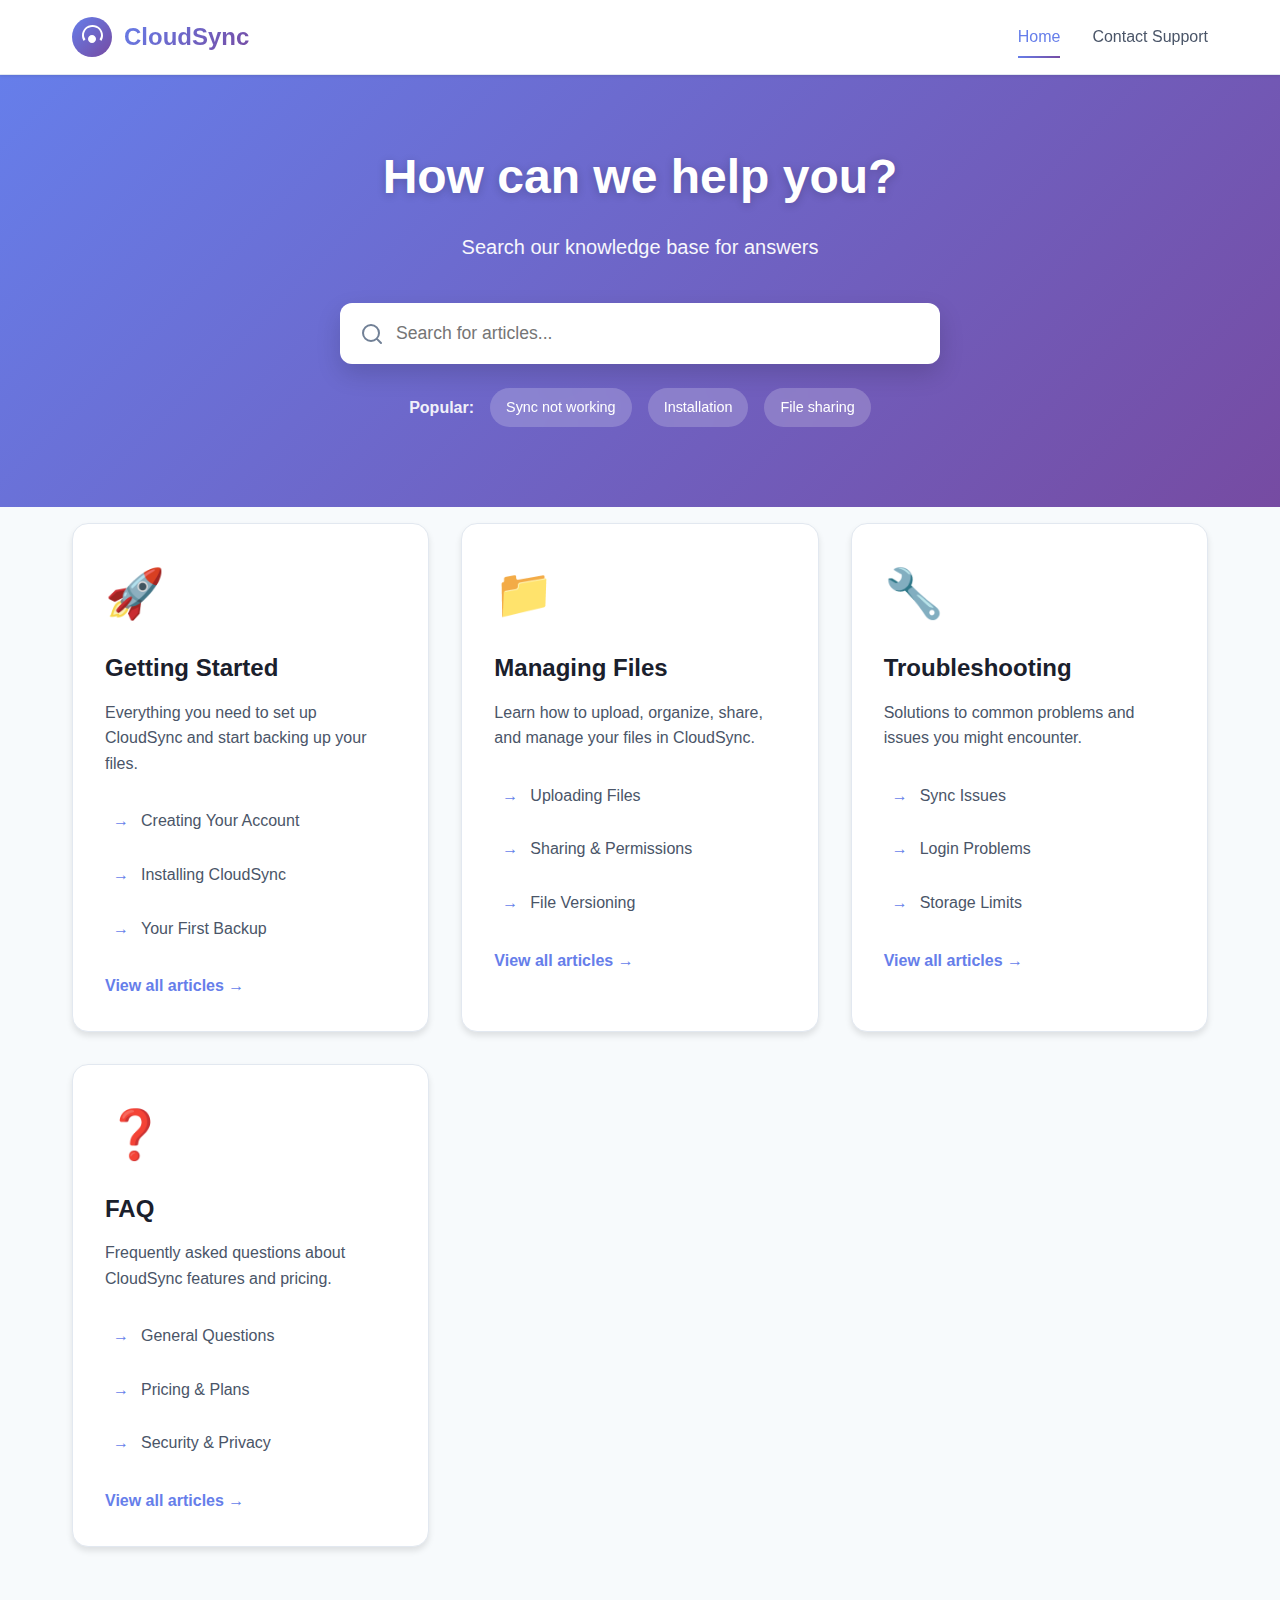
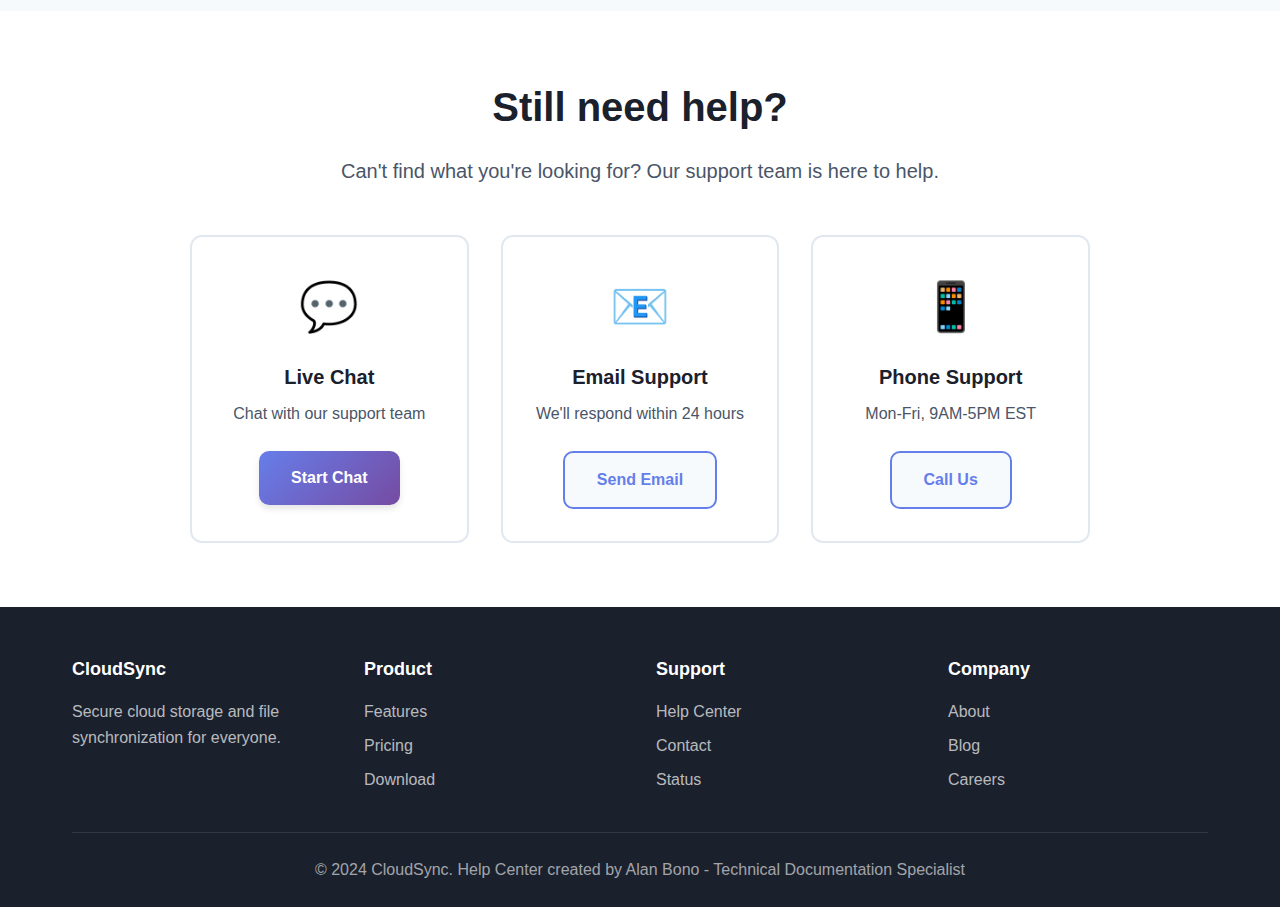
<file: index.html>
<!DOCTYPE html>
<html lang="en">
<head>
    <meta charset="UTF-8">
    <meta name="viewport" content="width=device-width, initial-scale=1.0">
    <title>CloudSync Help Center - Get Support & Find Answers</title>
    <meta name="description" content="Find help articles, tutorials, and troubleshooting guides for CloudSync cloud storage and file synchronization.">
    <link rel="stylesheet" href="css/style.css">
</head>
<body>
    <!-- Header -->
    <header class="header">
        <div class="container">
            <div class="header-content">
                <div class="logo">
                    <svg width="40" height="40" viewBox="0 0 40 40" fill="none" xmlns="http://www.w3.org/2000/svg">
                        <circle cx="20" cy="20" r="20" fill="url(#gradient)"/>
                        <path d="M20 10C15.58 10 12 13.58 12 18C12 19.61 12.57 21.09 13.5 22.27L11.71 24.06C10.63 22.5 10 20.61 10 18.5C10 12.71 14.71 8 20.5 8C26.29 8 31 12.71 31 18.5C31 20.61 30.37 22.5 29.29 24.06L27.5 22.27C28.43 21.09 29 19.61 29 18C29 13.58 25.42 10 21 10H20Z" fill="white"/>
                        <path d="M20 26C22.21 26 24 24.21 24 22C24 19.79 22.21 18 20 18C17.79 18 16 19.79 16 22C16 24.21 17.79 26 20 26Z" fill="white"/>
                        <defs>
                            <linearGradient id="gradient" x1="0" y1="0" x2="40" y2="40" gradientUnits="userSpaceOnUse">
                                <stop offset="0%" stop-color="#667eea"/>
                                <stop offset="100%" stop-color="#764ba2"/>
                            </linearGradient>
                        </defs>
                    </svg>
                    <span class="logo-text">CloudSync</span>
                </div>
                <nav class="nav">
                    <a href="index.html" class="nav-link active">Home</a>
                    <a href="#contact" class="nav-link">Contact Support</a>
                </nav>
            </div>
        </div>
    </header>

    <!-- Hero Section -->
    <section class="hero">
        <div class="container">
            <h1 class="hero-title">How can we help you?</h1>
            <p class="hero-subtitle">Search our knowledge base for answers</p>
            
            <div class="search-box">
                <svg class="search-icon" width="24" height="24" viewBox="0 0 24 24" fill="none">
                    <path d="M21 21L16.65 16.65M19 11C19 15.4183 15.4183 19 11 19C6.58172 19 3 15.4183 3 11C3 6.58172 6.58172 3 11 3C15.4183 3 19 6.58172 19 11Z" stroke="currentColor" stroke-width="2" stroke-linecap="round"/>
                </svg>
                <input type="text" class="search-input" placeholder="Search for articles..." id="searchInput">
            </div>

            <div class="popular-searches">
                <span class="popular-label">Popular:</span>
                <a href="articles/sync-issues.html" class="popular-link">Sync not working</a>
                <a href="articles/install.html" class="popular-link">Installation</a>
                <a href="articles/sharing.html" class="popular-link">File sharing</a>
            </div>
        </div>
    </section>

    <!-- Categories Section -->
    <section class="categories">
        <div class="container">
            <div class="categories-grid">
                <!-- Getting Started -->
                <div class="category-card">
                    <div class="category-icon">🚀</div>
                    <h3 class="category-title">Getting Started</h3>
                    <p class="category-description">Everything you need to set up CloudSync and start backing up your files.</p>
                    <ul class="article-list">
                        <li><a href="articles/create-account.html">Creating Your Account</a></li>
                        <li><a href="articles/install.html">Installing CloudSync</a></li>
                        <li><a href="articles/first-backup.html">Your First Backup</a></li>
                    </ul>
                    <a href="category-getting-started.html" class="category-link">View all articles →</a>
                </div>

                <!-- Managing Files -->
                <div class="category-card">
                    <div class="category-icon">📁</div>
                    <h3 class="category-title">Managing Files</h3>
                    <p class="category-description">Learn how to upload, organize, share, and manage your files in CloudSync.</p>
                    <ul class="article-list">
                        <li><a href="articles/uploading.html">Uploading Files</a></li>
                        <li><a href="articles/sharing.html">Sharing & Permissions</a></li>
                        <li><a href="articles/versioning.html">File Versioning</a></li>
                    </ul>
                    <a href="category-managing-files.html" class="category-link">View all articles →</a>
                </div>

                <!-- Troubleshooting -->
                <div class="category-card">
                    <div class="category-icon">🔧</div>
                    <h3 class="category-title">Troubleshooting</h3>
                    <p class="category-description">Solutions to common problems and issues you might encounter.</p>
                    <ul class="article-list">
                        <li><a href="articles/sync-issues.html">Sync Issues</a></li>
                        <li><a href="articles/login-problems.html">Login Problems</a></li>
                        <li><a href="articles/storage-limits.html">Storage Limits</a></li>
                    </ul>
                    <a href="category-troubleshooting.html" class="category-link">View all articles →</a>
                </div>

                <!-- FAQ -->
                <div class="category-card">
                    <div class="category-icon">❓</div>
                    <h3 class="category-title">FAQ</h3>
                    <p class="category-description">Frequently asked questions about CloudSync features and pricing.</p>
                    <ul class="article-list">
                        <li><a href="articles/faq-general.html">General Questions</a></li>
                        <li><a href="articles/faq-pricing.html">Pricing & Plans</a></li>
                        <li><a href="articles/faq-security.html">Security & Privacy</a></li>
                    </ul>
                    <a href="category-faq.html" class="category-link">View all articles →</a>
                </div>
            </div>
        </div>
    </section>

    <!-- Contact Section -->
    <section class="contact-section" id="contact">
        <div class="container">
            <div class="contact-card">
                <h2 class="contact-title">Still need help?</h2>
                <p class="contact-description">Can't find what you're looking for? Our support team is here to help.</p>
                <div class="contact-options">
                    <div class="contact-option">
                        <div class="contact-option-icon">💬</div>
                        <h3>Live Chat</h3>
                        <p>Chat with our support team</p>
                        <a href="#" class="btn btn-primary">Start Chat</a>
                    </div>
                    <div class="contact-option">
                        <div class="contact-option-icon">📧</div>
                        <h3>Email Support</h3>
                        <p>We'll respond within 24 hours</p>
                        <a href="/cdn-cgi/l/email-protection#deadabaeaeb1acaa9ebdb2b1abbaada7b0bdf0bdb1b3" class="btn btn-secondary">Send Email</a>
                    </div>
                    <div class="contact-option">
                        <div class="contact-option-icon">📱</div>
                        <h3>Phone Support</h3>
                        <p>Mon-Fri, 9AM-5PM EST</p>
                        <a href="tel:+1-800-CLOUDSYNC" class="btn btn-secondary">Call Us</a>
                    </div>
                </div>
            </div>
        </div>
    </section>

    <!-- Footer -->
    <footer class="footer">
        <div class="container">
            <div class="footer-content">
                <div class="footer-section">
                    <h4>CloudSync</h4>
                    <p>Secure cloud storage and file synchronization for everyone.</p>
                </div>
                <div class="footer-section">
                    <h4>Product</h4>
                    <a href="#">Features</a>
                    <a href="#">Pricing</a>
                    <a href="#">Download</a>
                </div>
                <div class="footer-section">
                    <h4>Support</h4>
                    <a href="index.html">Help Center</a>
                    <a href="#">Contact</a>
                    <a href="#">Status</a>
                </div>
                <div class="footer-section">
                    <h4>Company</h4>
                    <a href="#">About</a>
                    <a href="#">Blog</a>
                    <a href="#">Careers</a>
                </div>
            </div>
            <div class="footer-bottom">
                <p>&copy; 2024 CloudSync. Help Center created by Alan Bono - Technical Documentation Specialist</p>
            </div>
        </div>
    </footer>

    <script d
</file>
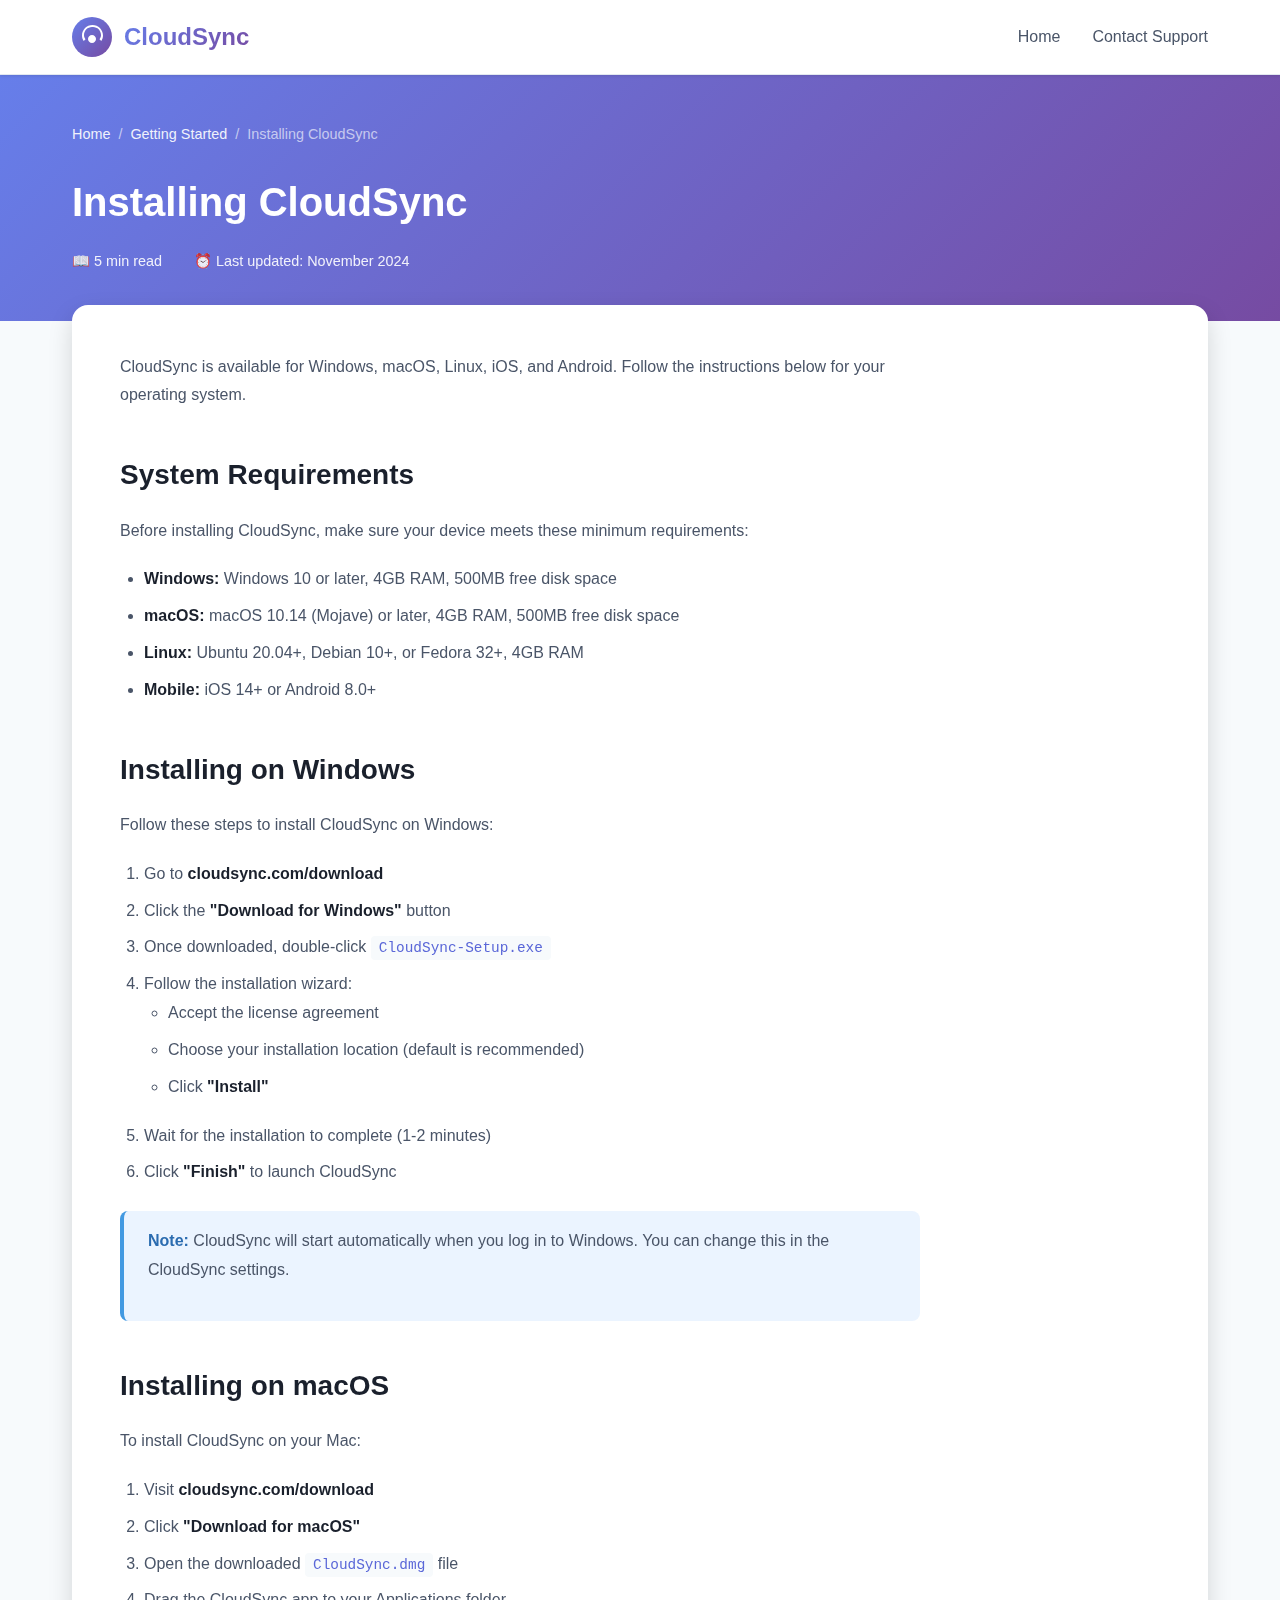
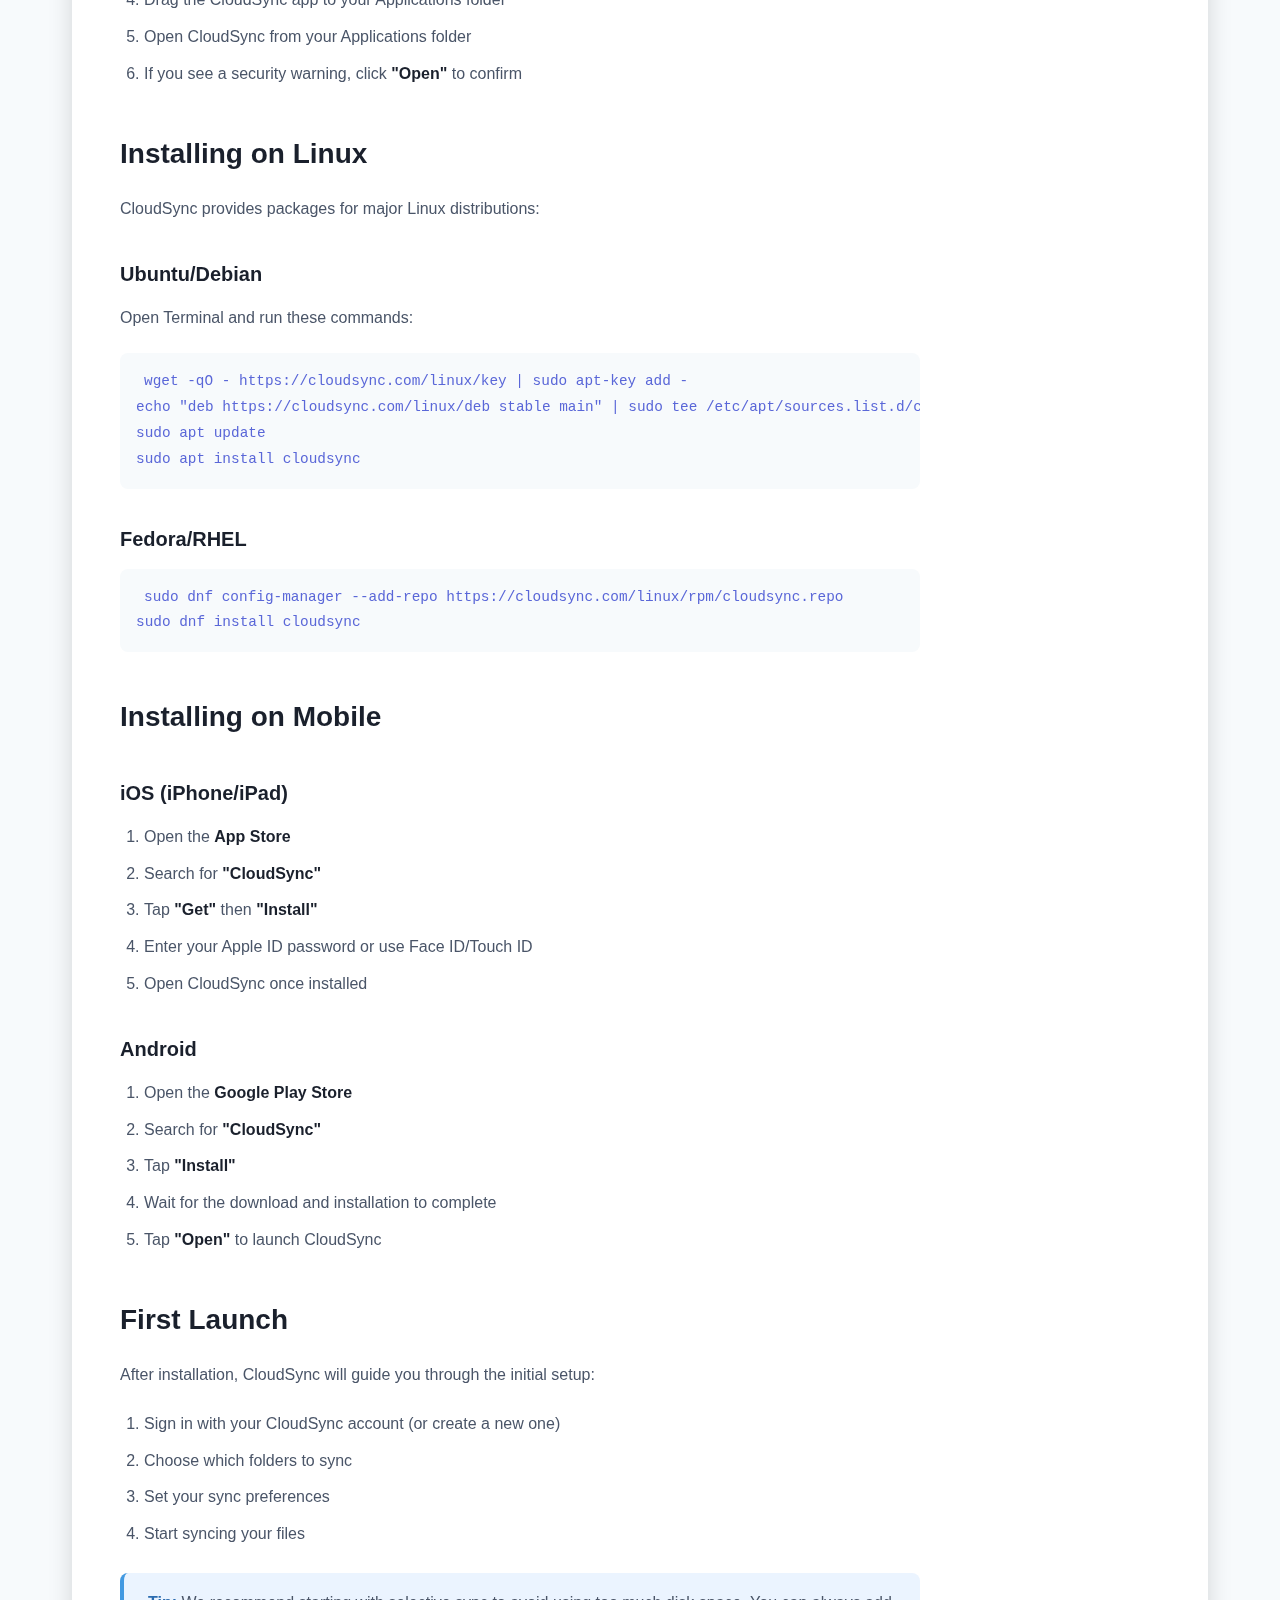
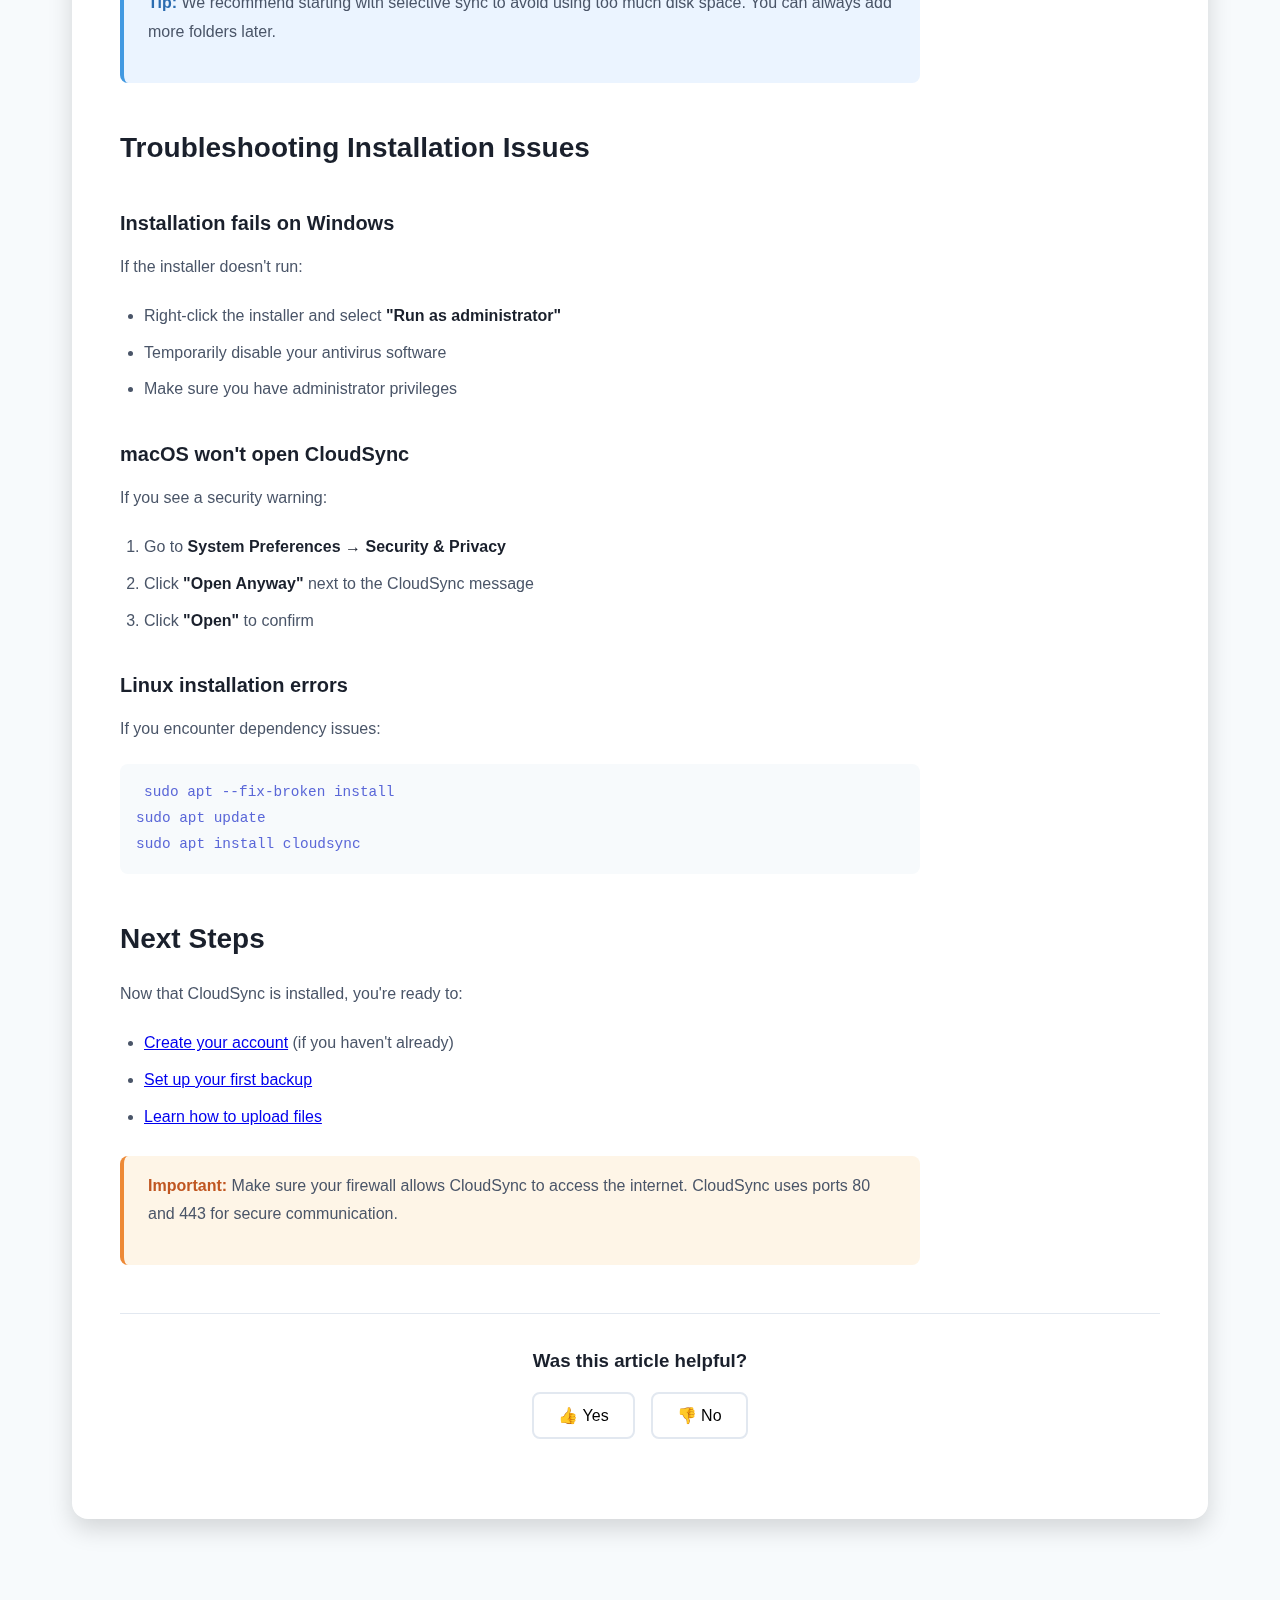
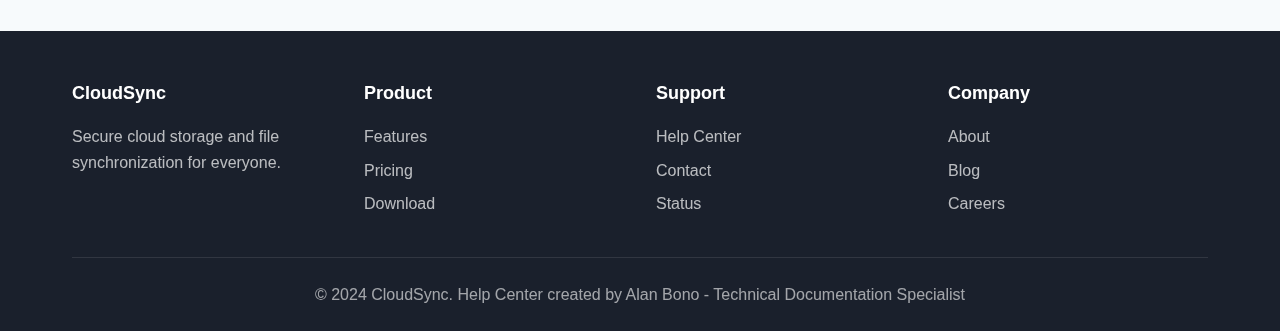
<file: articles/install.html>
<!DOCTYPE html>
<html lang="en">
<head>
    <meta charset="UTF-8">
    <meta name="viewport" content="width=device-width, initial-scale=1.0">
    <title>Installing CloudSync - CloudSync Help Center</title>
    <link rel="stylesheet" href="../css/style.css">
</head>
<body>
    <header class="header">
        <div class="container">
            <div class="header-content">
                <div class="logo">
                    <svg width="40" height="40" viewBox="0 0 40 40" fill="none" xmlns="http://www.w3.org/2000/svg">
                        <circle cx="20" cy="20" r="20" fill="url(#gradient)"/>
                        <path d="M20 10C15.58 10 12 13.58 12 18C12 19.61 12.57 21.09 13.5 22.27L11.71 24.06C10.63 22.5 10 20.61 10 18.5C10 12.71 14.71 8 20.5 8C26.29 8 31 12.71 31 18.5C31 20.61 30.37 22.5 29.29 24.06L27.5 22.27C28.43 21.09 29 19.61 29 18C29 13.58 25.42 10 21 10H20Z" fill="white"/>
                        <path d="M20 26C22.21 26 24 24.21 24 22C24 19.79 22.21 18 20 18C17.79 18 16 19.79 16 22C16 24.21 17.79 26 20 26Z" fill="white"/>
                        <defs>
                            <linearGradient id="gradient" x1="0" y1="0" x2="40" y2="40" gradientUnits="userSpaceOnUse">
                                <stop offset="0%" stop-color="#667eea"/>
                                <stop offset="100%" stop-color="#764ba2"/>
                            </linearGradient>
                        </defs>
                    </svg>
                    <span class="logo-text">CloudSync</span>
                </div>
                <nav class="nav">
                    <a href="../index.html" class="nav-link">Home</a>
                    <a href="#contact" class="nav-link">Contact Support</a>
                </nav>
            </div>
        </div>
    </header>

    <section class="article-header">
        <div class="container">
            <div class="breadcrumb">
                <a href="../index.html">Home</a>
                <span>/</span>
                <a href="../category-getting-started.html">Getting Started</a>
                <span>/</span>
                <span>Installing CloudSync</span>
            </div>
            <h1 class="article-title">Installing CloudSync</h1>
            <div class="article-meta">
                <span>📖 5 min read</span>
                <span>⏰ Last updated: November 2024</span>
            </div>
        </div>
    </section>

    <section class="categories">
        <div class="container">
            <div class="article-content">
                <div class="article-body">
                    <p>CloudSync is available for Windows, macOS, Linux, iOS, and Android. Follow the instructions below for your operating system.</p>

                    <h2>System Requirements</h2>
                    <p>Before installing CloudSync, make sure your device meets these minimum requirements:</p>
                    <ul>
                        <li><strong>Windows:</strong> Windows 10 or later, 4GB RAM, 500MB free disk space</li>
                        <li><strong>macOS:</strong> macOS 10.14 (Mojave) or later, 4GB RAM, 500MB free disk space</li>
                        <li><strong>Linux:</strong> Ubuntu 20.04+, Debian 10+, or Fedora 32+, 4GB RAM</li>
                        <li><strong>Mobile:</strong> iOS 14+ or Android 8.0+</li>
                    </ul>

                    <h2>Installing on Windows</h2>
                    <p>Follow these steps to install CloudSync on Windows:</p>
                    <ol>
                        <li>Go to <strong>cloudsync.com/download</strong></li>
                        <li>Click the <strong>"Download for Windows"</strong> button</li>
                        <li>Once downloaded, double-click <code>CloudSync-Setup.exe</code></li>
                        <li>Follow the installation wizard:
                            <ul>
                                <li>Accept the license agreement</li>
                                <li>Choose your installation location (default is recommended)</li>
                                <li>Click <strong>"Install"</strong></li>
                            </ul>
                        </li>
                        <li>Wait for the installation to complete (1-2 minutes)</li>
                        <li>Click <strong>"Finish"</strong> to launch CloudSync</li>
                    </ol>

                    <div class="note">
                        <p><strong>Note:</strong> CloudSync will start automatically when you log in to Windows. You can change this in the CloudSync settings.</p>
                    </div>

                    <h2>Installing on macOS</h2>
                    <p>To install CloudSync on your Mac:</p>
                    <ol>
                        <li>Visit <strong>cloudsync.com/download</strong></li>
                        <li>Click <strong>"Download for macOS"</strong></li>
                        <li>Open the downloaded <code>CloudSync.dmg</code> file</li>
                        <li>Drag the CloudSync app to your Applications folder</li>
                        <li>Open CloudSync from your Applications folder</li>
                        <li>If you see a security warning, click <strong>"Open"</strong> to confirm</li>
                    </ol>

                    <h2>Installing on Linux</h2>
                    <p>CloudSync provides packages for major Linux distributions:</p>

                    <h3>Ubuntu/Debian</h3>
                    <p>Open Terminal and run these commands:</p>
                    <pre style="background: #f7fafc; padding: 1rem; border-radius: 8px; overflow-x: auto;"><code>wget -qO - https://cloudsync.com/linux/key | sudo apt-key add -
echo "deb https://cloudsync.com/linux/deb stable main" | sudo tee /etc/apt/sources.list.d/cloudsync.list
sudo apt update
sudo apt install cloudsync</code></pre>

                    <h3>Fedora/RHEL</h3>
                    <pre style="background: #f7fafc; padding: 1rem; border-radius: 8px; overflow-x: auto;"><code>sudo dnf config-manager --add-repo https://cloudsync.com/linux/rpm/cloudsync.repo
sudo dnf install cloudsync</code></pre>

                    <h2>Installing on Mobile</h2>

                    <h3>iOS (iPhone/iPad)</h3>
                    <ol>
                        <li>Open the <strong>App Store</strong></li>
                        <li>Search for <strong>"CloudSync"</strong></li>
                        <li>Tap <strong>"Get"</strong> then <strong>"Install"</strong></li>
                        <li>Enter your Apple ID password or use Face ID/Touch ID</li>
                        <li>Open CloudSync once installed</li>
                    </ol>

                    <h3>Android</h3>
                    <ol>
                        <li>Open the <strong>Google Play Store</strong></li>
                        <li>Search for <strong>"CloudSync"</strong></li>
                        <li>Tap <strong>"Install"</strong></li>
                        <li>Wait for the download and installation to complete</li>
                        <li>Tap <strong>"Open"</strong> to launch CloudSync</li>
                    </ol>

                    <h2>First Launch</h2>
                    <p>After installation, CloudSync will guide you through the initial setup:</p>
                    <ol>
                        <li>Sign in with your CloudSync account (or create a new one)</li>
                        <li>Choose which folders to sync</li>
                        <li>Set your sync preferences</li>
                        <li>Start syncing your files</li>
                    </ol>

                    <div class="note">
                        <p><strong>Tip:</strong> We recommend starting with selective sync to avoid using too much disk space. You can always add more folders later.</p>
                    </div>

                    <h2>Troubleshooting Installation Issues</h2>
                    
                    <h3>Installation fails on Windows</h3>
                    <p>If the installer doesn't run:</p>
                    <ul>
                        <li>Right-click the installer and select <strong>"Run as administrator"</strong></li>
                        <li>Temporarily disable your antivirus software</li>
                        <li>Make sure you have administrator privileges</li>
                    </ul>

                    <h3>macOS won't open CloudSync</h3>
                    <p>If you see a security warning:</p>
                    <ol>
                        <li>Go to <strong>System Preferences → Security & Privacy</strong></li>
                        <li>Click <strong>"Open Anyway"</strong> next to the CloudSync message</li>
                        <li>Click <strong>"Open"</strong> to confirm</li>
                    </ol>

                    <h3>Linux installation errors</h3>
                    <p>If you encounter dependency issues:</p>
                    <pre style="background: #f7fafc; padding: 1rem; border-radius: 8px; overflow-x: auto;"><code>sudo apt --fix-broken install
sudo apt update
sudo apt install cloudsync</code></pre>

                    <h2>Next Steps</h2>
                    <p>Now that CloudSync is installed, you're ready to:</p>
                    <ul>
                        <li><a href="create-account.html">Create your account</a> (if you haven't already)</li>
                        <li><a href="first-backup.html">Set up your first backup</a></li>
                        <li><a href="uploading.html">Learn how to upload files</a></li>
                    </ul>

                    <div class="warning">
                        <p><strong>Important:</strong> Make sure your firewall allows CloudSync to access the internet. CloudSync uses ports 80 and 443 for secure communication.</p>
                    </div>
                </div>

                <div class="helpful">
                    <h3>Was this article helpful?</h3>
                    <div class="helpful-buttons">
                        <button class="helpful-btn">👍 Yes</button>
                        <button class="helpful-btn">👎 No</button>
                    </div>
                </div>
            </div>
        </div>
    </section>

    <footer class="footer">
        <div class="container">
            <div class="footer-content">
                <div class="footer-section">
                    <h4>CloudSync</h4>
                    <p>Secure cloud storage and file synchronization for everyone.</p>
                </div>
                <div class="footer-section">
                    <h4>Product</h4>
                    <a href="#">Features</a>
                    <a href="#">Pricing</a>
                    <a href="#">Download</a>
                </div>
                <div class="footer-section">
                    <h4>Support</h4>
                    <a href="../index.html">Help Center</a>
                    <a href="#">Contact</a>
                    <a href="#">Status</a>
                </div>
                <div class="footer-section">
                    <h4>Company</h4>
                    <a href="#">About</a>
                    <a href="#">Blog</a>
                    <a href="#">Careers</a>
                </div>
            </div>
            <div class="footer-bottom">
                <p>&copy; 2024 CloudSync. Help Center created by Alan Bono - Technical Documentation Specialist</p>
            </div>
        </div>
    </footer>
</body>
</html>
</file>
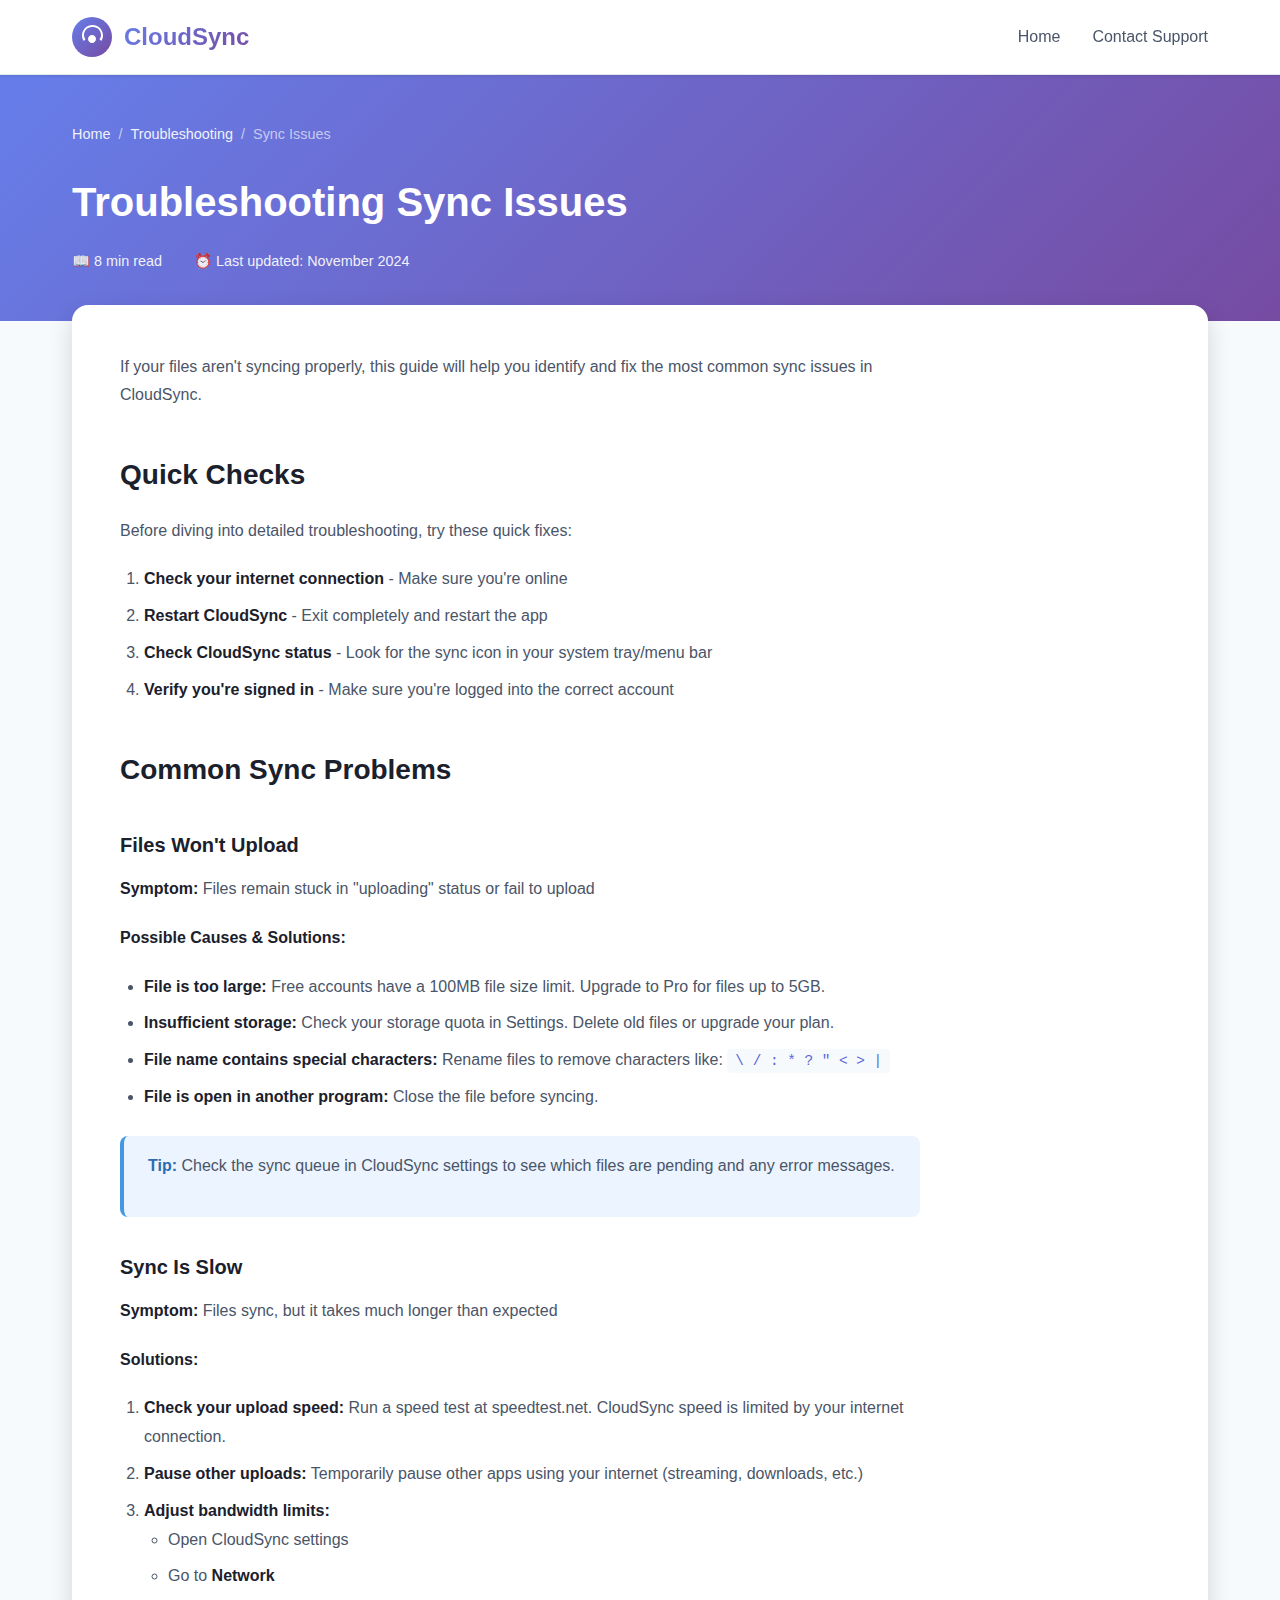
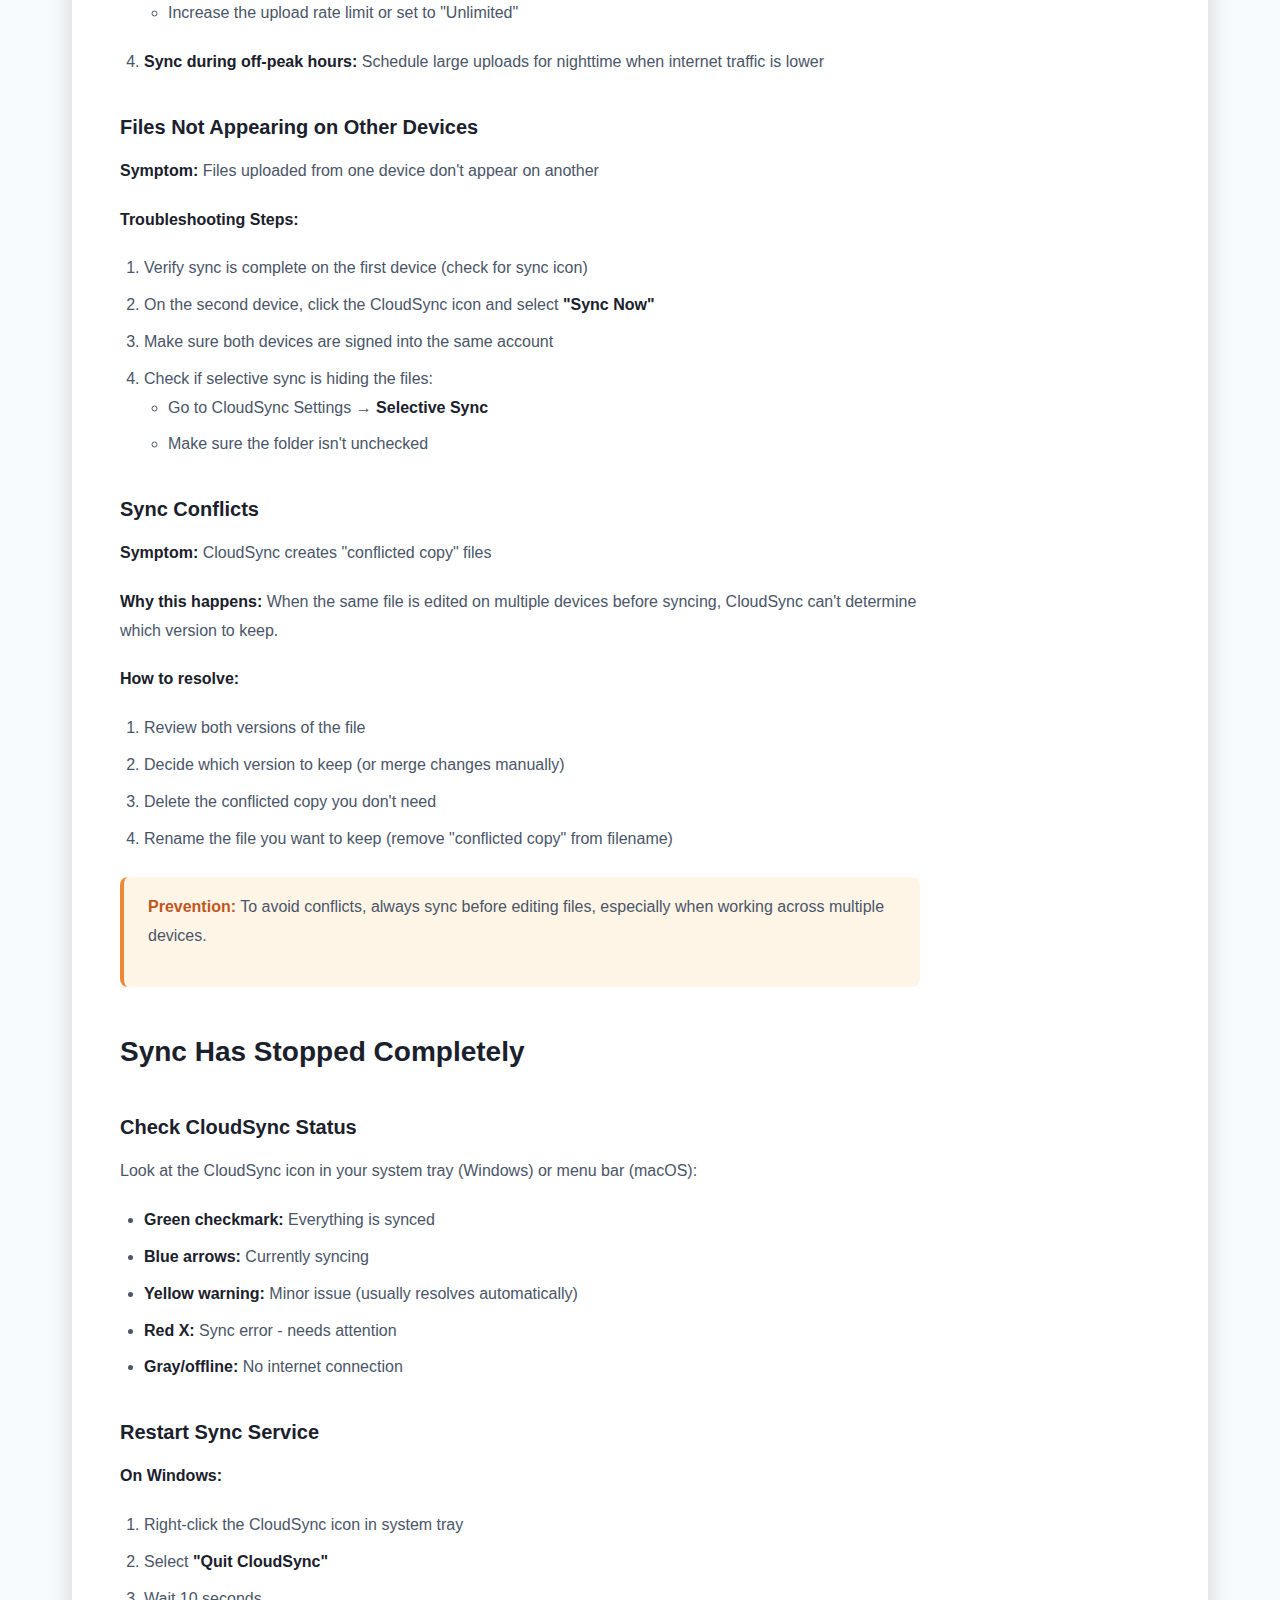
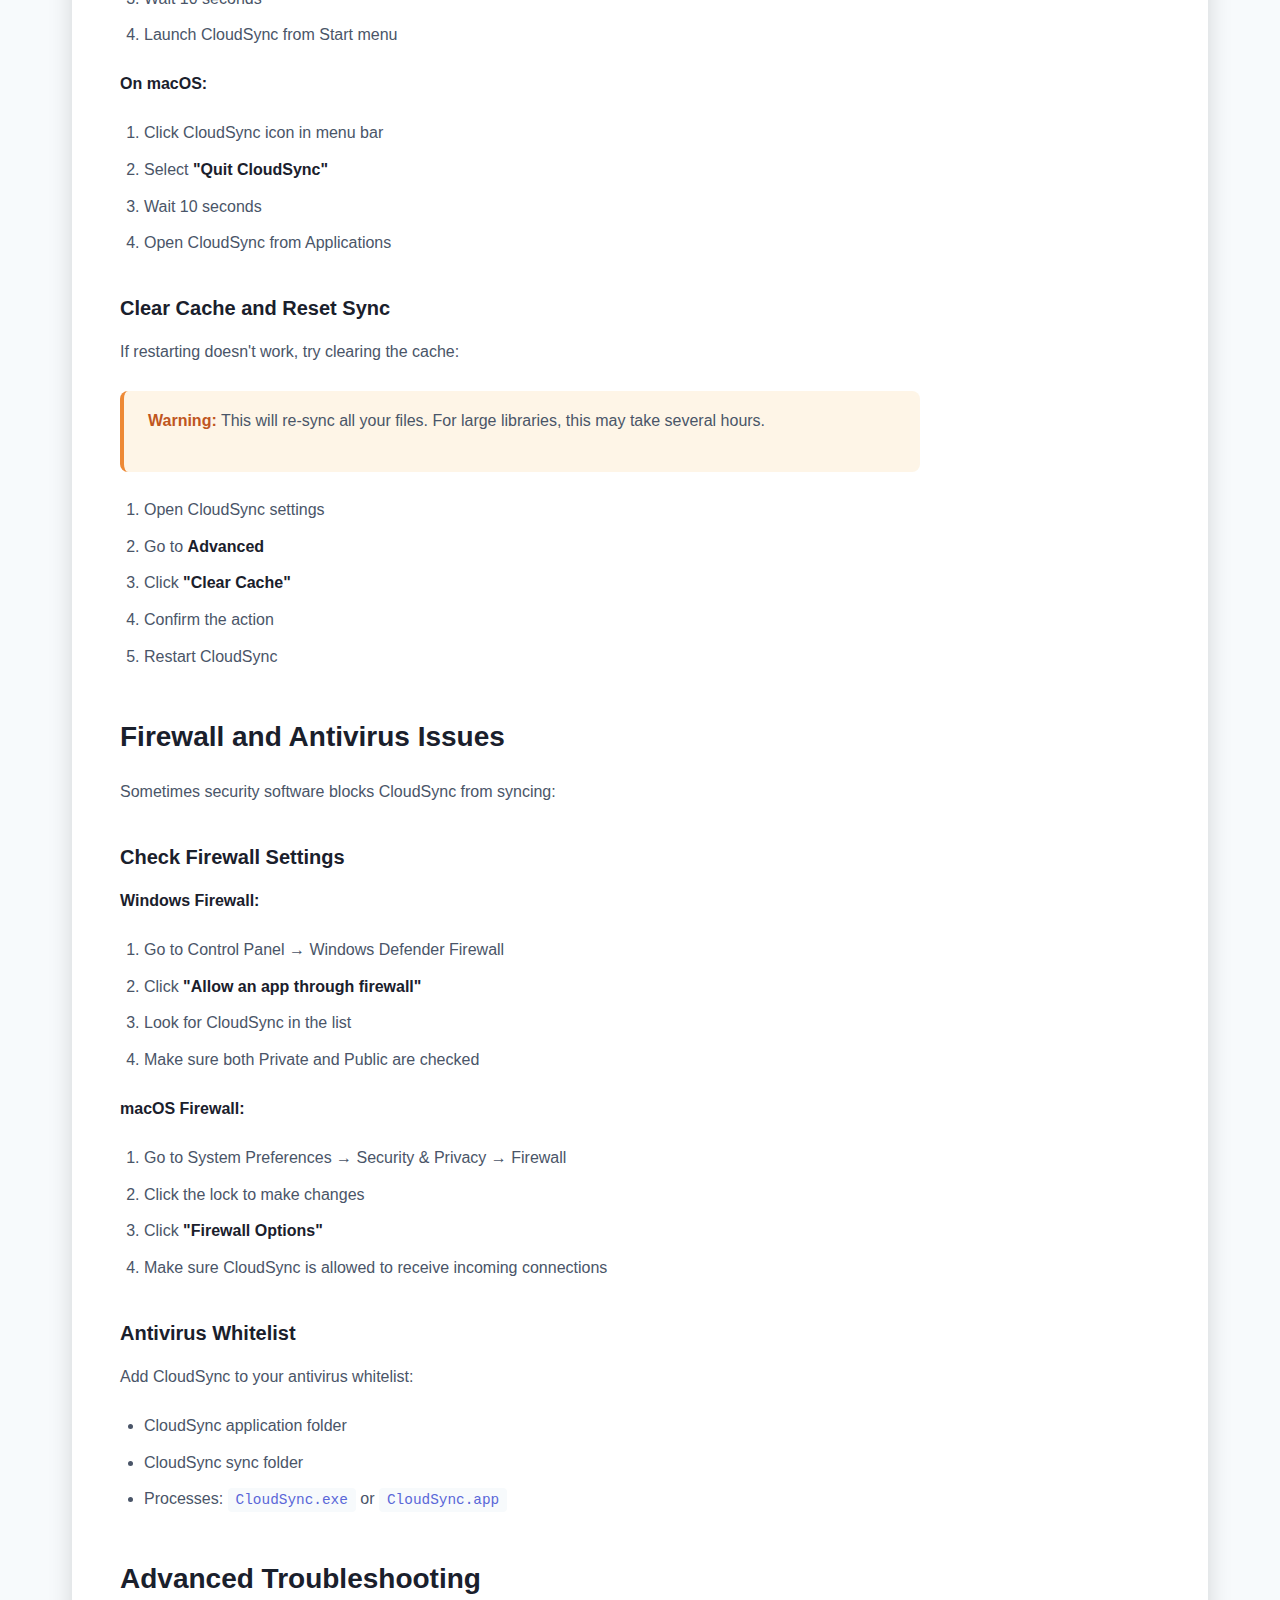
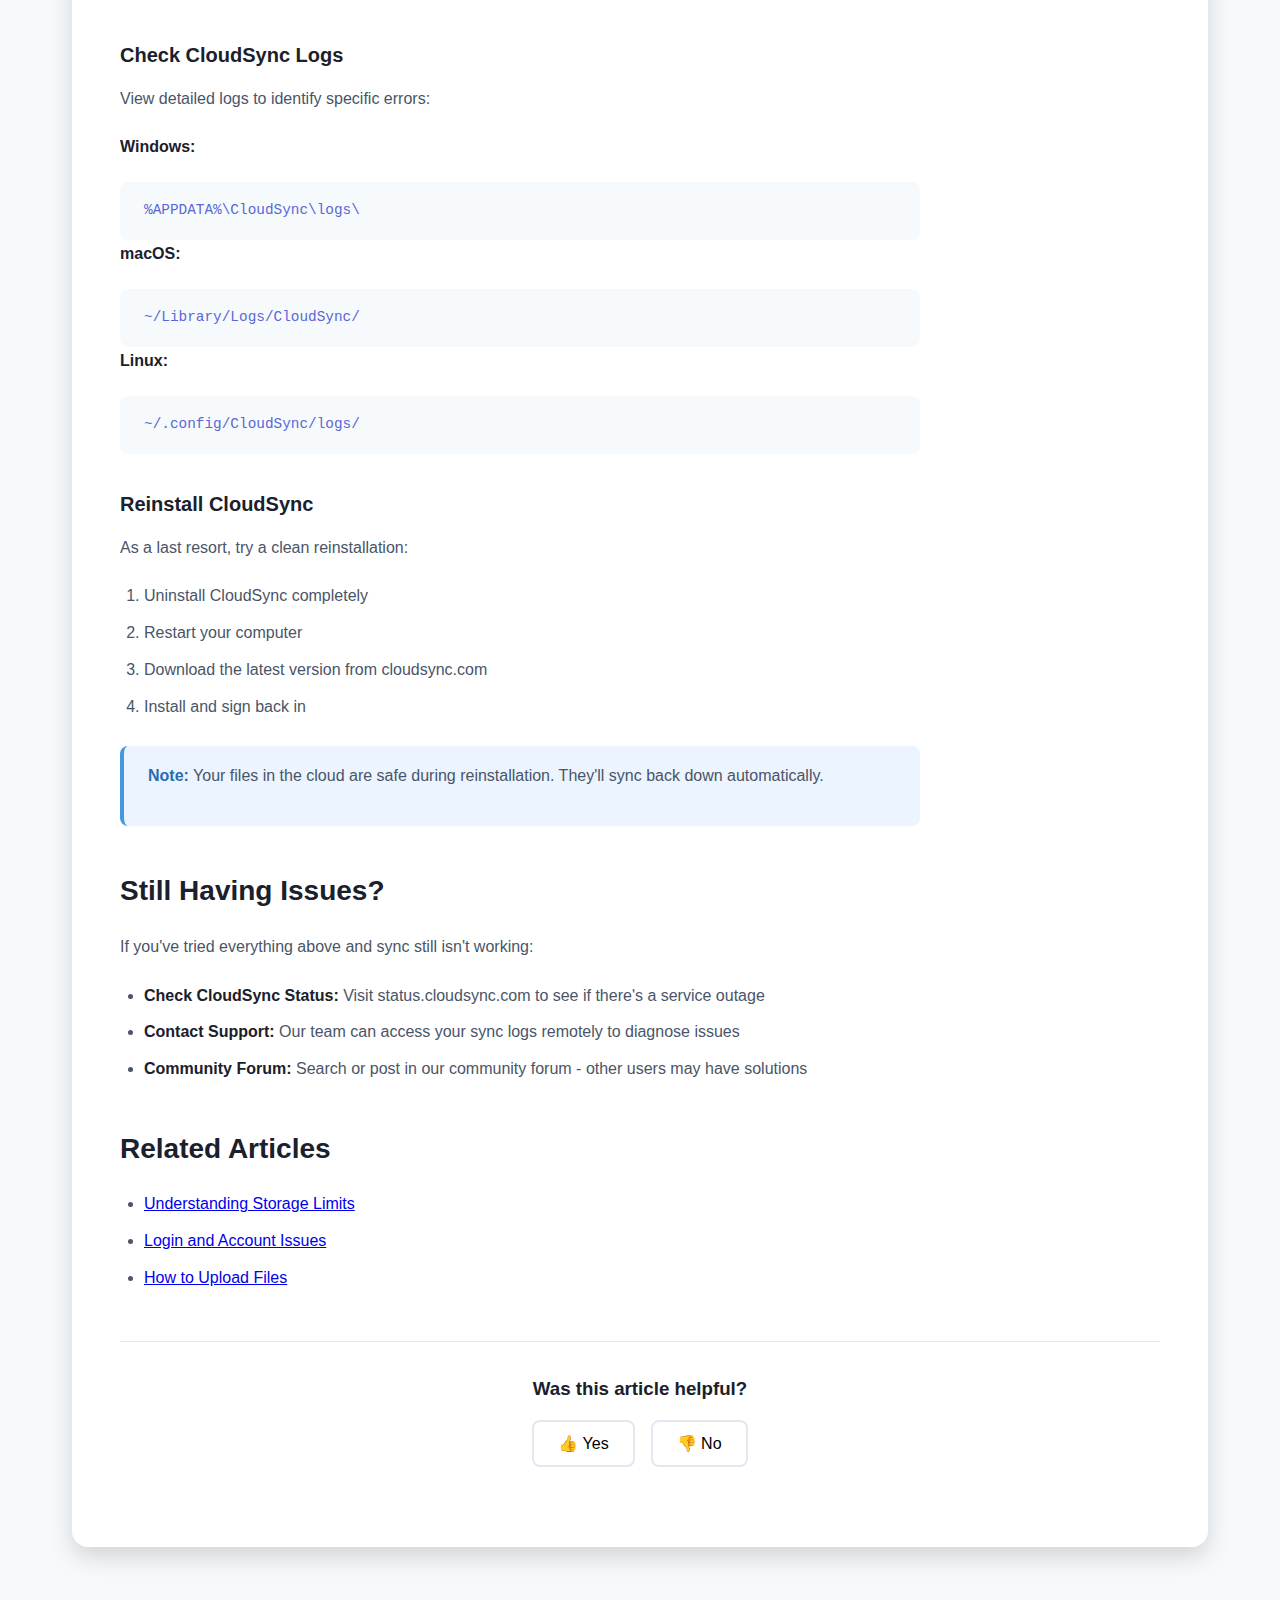
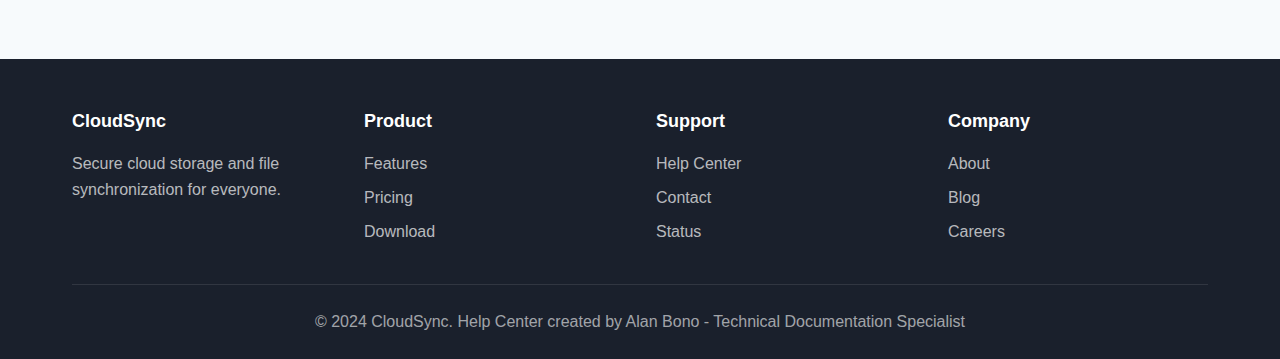
<file: articles/sync-issues.html>
<!DOCTYPE html>
<html lang="en">
<head>
    <meta charset="UTF-8">
    <meta name="viewport" content="width=device-width, initial-scale=1.0">
    <title>Troubleshooting Sync Issues - CloudSync Help Center</title>
    <link rel="stylesheet" href="../css/style.css">
</head>
<body>
    <header class="header">
        <div class="container">
            <div class="header-content">
                <div class="logo">
                    <svg width="40" height="40" viewBox="0 0 40 40" fill="none" xmlns="http://www.w3.org/2000/svg">
                        <circle cx="20" cy="20" r="20" fill="url(#gradient)"/>
                        <path d="M20 10C15.58 10 12 13.58 12 18C12 19.61 12.57 21.09 13.5 22.27L11.71 24.06C10.63 22.5 10 20.61 10 18.5C10 12.71 14.71 8 20.5 8C26.29 8 31 12.71 31 18.5C31 20.61 30.37 22.5 29.29 24.06L27.5 22.27C28.43 21.09 29 19.61 29 18C29 13.58 25.42 10 21 10H20Z" fill="white"/>
                        <path d="M20 26C22.21 26 24 24.21 24 22C24 19.79 22.21 18 20 18C17.79 18 16 19.79 16 22C16 24.21 17.79 26 20 26Z" fill="white"/>
                        <defs>
                            <linearGradient id="gradient" x1="0" y1="0" x2="40" y2="40" gradientUnits="userSpaceOnUse">
                                <stop offset="0%" stop-color="#667eea"/>
                                <stop offset="100%" stop-color="#764ba2"/>
                            </linearGradient>
                        </defs>
                    </svg>
                    <span class="logo-text">CloudSync</span>
                </div>
                <nav class="nav">
                    <a href="../index.html" class="nav-link">Home</a>
                    <a href="#contact" class="nav-link">Contact Support</a>
                </nav>
            </div>
        </div>
    </header>

    <section class="article-header">
        <div class="container">
            <div class="breadcrumb">
                <a href="../index.html">Home</a>
                <span>/</span>
                <a href="../category-troubleshooting.html">Troubleshooting</a>
                <span>/</span>
                <span>Sync Issues</span>
            </div>
            <h1 class="article-title">Troubleshooting Sync Issues</h1>
            <div class="article-meta">
                <span>📖 8 min read</span>
                <span>⏰ Last updated: November 2024</span>
            </div>
        </div>
    </section>

    <section class="categories">
        <div class="container">
            <div class="article-content">
                <div class="article-body">
                    <p>If your files aren't syncing properly, this guide will help you identify and fix the most common sync issues in CloudSync.</p>

                    <h2>Quick Checks</h2>
                    <p>Before diving into detailed troubleshooting, try these quick fixes:</p>
                    <ol>
                        <li><strong>Check your internet connection</strong> - Make sure you're online</li>
                        <li><strong>Restart CloudSync</strong> - Exit completely and restart the app</li>
                        <li><strong>Check CloudSync status</strong> - Look for the sync icon in your system tray/menu bar</li>
                        <li><strong>Verify you're signed in</strong> - Make sure you're logged into the correct account</li>
                    </ol>

                    <h2>Common Sync Problems</h2>

                    <h3>Files Won't Upload</h3>
                    <p><strong>Symptom:</strong> Files remain stuck in "uploading" status or fail to upload</p>
                    
                    <p><strong>Possible Causes & Solutions:</strong></p>
                    <ul>
                        <li><strong>File is too large:</strong> Free accounts have a 100MB file size limit. Upgrade to Pro for files up to 5GB.</li>
                        <li><strong>Insufficient storage:</strong> Check your storage quota in Settings. Delete old files or upgrade your plan.</li>
                        <li><strong>File name contains special characters:</strong> Rename files to remove characters like: <code>\ / : * ? " &lt; &gt; |</code></li>
                        <li><strong>File is open in another program:</strong> Close the file before syncing.</li>
                    </ul>

                    <div class="note">
                        <p><strong>Tip:</strong> Check the sync queue in CloudSync settings to see which files are pending and any error messages.</p>
                    </div>

                    <h3>Sync Is Slow</h3>
                    <p><strong>Symptom:</strong> Files sync, but it takes much longer than expected</p>

                    <p><strong>Solutions:</strong></p>
                    <ol>
                        <li><strong>Check your upload speed:</strong> Run a speed test at speedtest.net. CloudSync speed is limited by your internet connection.</li>
                        <li><strong>Pause other uploads:</strong> Temporarily pause other apps using your internet (streaming, downloads, etc.)</li>
                        <li><strong>Adjust bandwidth limits:</strong>
                            <ul>
                                <li>Open CloudSync settings</li>
                                <li>Go to <strong>Network</strong></li>
                                <li>Increase the upload rate limit or set to "Unlimited"</li>
                            </ul>
                        </li>
                        <li><strong>Sync during off-peak hours:</strong> Schedule large uploads for nighttime when internet traffic is lower</li>
                    </ol>

                    <h3>Files Not Appearing on Other Devices</h3>
                    <p><strong>Symptom:</strong> Files uploaded from one device don't appear on another</p>

                    <p><strong>Troubleshooting Steps:</strong></p>
                    <ol>
                        <li>Verify sync is complete on the first device (check for sync icon)</li>
                        <li>On the second device, click the CloudSync icon and select <strong>"Sync Now"</strong></li>
                        <li>Make sure both devices are signed into the same account</li>
                        <li>Check if selective sync is hiding the files:
                            <ul>
                                <li>Go to CloudSync Settings → <strong>Selective Sync</strong></li>
                                <li>Make sure the folder isn't unchecked</li>
                            </ul>
                        </li>
                    </ol>

                    <h3>Sync Conflicts</h3>
                    <p><strong>Symptom:</strong> CloudSync creates "conflicted copy" files</p>

                    <p><strong>Why this happens:</strong> When the same file is edited on multiple devices before syncing, CloudSync can't determine which version to keep.</p>

                    <p><strong>How to resolve:</strong></p>
                    <ol>
                        <li>Review both versions of the file</li>
                        <li>Decide which version to keep (or merge changes manually)</li>
                        <li>Delete the conflicted copy you don't need</li>
                        <li>Rename the file you want to keep (remove "conflicted copy" from filename)</li>
                    </ol>

                    <div class="warning">
                        <p><strong>Prevention:</strong> To avoid conflicts, always sync before editing files, especially when working across multiple devices.</p>
                    </div>

                    <h2>Sync Has Stopped Completely</h2>

                    <h3>Check CloudSync Status</h3>
                    <p>Look at the CloudSync icon in your system tray (Windows) or menu bar (macOS):</p>
                    <ul>
                        <li><strong>Green checkmark:</strong> Everything is synced</li>
                        <li><strong>Blue arrows:</strong> Currently syncing</li>
                        <li><strong>Yellow warning:</strong> Minor issue (usually resolves automatically)</li>
                        <li><strong>Red X:</strong> Sync error - needs attention</li>
                        <li><strong>Gray/offline:</strong> No internet connection</li>
                    </ul>

                    <h3>Restart Sync Service</h3>
                    
                    <p><strong>On Windows:</strong></p>
                    <ol>
                        <li>Right-click the CloudSync icon in system tray</li>
                        <li>Select <strong>"Quit CloudSync"</strong></li>
                        <li>Wait 10 seconds</li>
                        <li>Launch CloudSync from Start menu</li>
                    </ol>

                    <p><strong>On macOS:</strong></p>
                    <ol>
                        <li>Click CloudSync icon in menu bar</li>
                        <li>Select <strong>"Quit CloudSync"</strong></li>
                        <li>Wait 10 seconds</li>
                        <li>Open CloudSync from Applications</li>
                    </ol>

                    <h3>Clear Cache and Reset Sync</h3>
                    <p>If restarting doesn't work, try clearing the cache:</p>

                    <div class="warning">
                        <p><strong>Warning:</strong> This will re-sync all your files. For large libraries, this may take several hours.</p>
                    </div>

                    <ol>
                        <li>Open CloudSync settings</li>
                        <li>Go to <strong>Advanced</strong></li>
                        <li>Click <strong>"Clear Cache"</strong></li>
                        <li>Confirm the action</li>
                        <li>Restart CloudSync</li>
                    </ol>

                    <h2>Firewall and Antivirus Issues</h2>
                    <p>Sometimes security software blocks CloudSync from syncing:</p>

                    <h3>Check Firewall Settings</h3>
                    <p><strong>Windows Firewall:</strong></p>
                    <ol>
                        <li>Go to Control Panel → Windows Defender Firewall</li>
                        <li>Click <strong>"Allow an app through firewall"</strong></li>
                        <li>Look for CloudSync in the list</li>
                        <li>Make sure both Private and Public are checked</li>
                    </ol>

                    <p><strong>macOS Firewall:</strong></p>
                    <ol>
                        <li>Go to System Preferences → Security & Privacy → Firewall</li>
                        <li>Click the lock to make changes</li>
                        <li>Click <strong>"Firewall Options"</strong></li>
                        <li>Make sure CloudSync is allowed to receive incoming connections</li>
                    </ol>

                    <h3>Antivirus Whitelist</h3>
                    <p>Add CloudSync to your antivirus whitelist:</p>
                    <ul>
                        <li>CloudSync application folder</li>
                        <li>CloudSync sync folder</li>
                        <li>Processes: <code>CloudSync.exe</code> or <code>CloudSync.app</code></li>
                    </ul>

                    <h2>Advanced Troubleshooting</h2>

                    <h3>Check CloudSync Logs</h3>
                    <p>View detailed logs to identify specific errors:</p>

                    <p><strong>Windows:</strong></p>
                    <pre style="background: #f7fafc; padding: 1rem; border-radius: 8px; overflow-x: auto;"><code>%APPDATA%\CloudSync\logs\</code></pre>

                    <p><strong>macOS:</strong></p>
                    <pre style="background: #f7fafc; padding: 1rem; border-radius: 8px; overflow-x: auto;"><code>~/Library/Logs/CloudSync/</code></pre>

                    <p><strong>Linux:</strong></p>
                    <pre style="background: #f7fafc; padding: 1rem; border-radius: 8px; overflow-x: auto;"><code>~/.config/CloudSync/logs/</code></pre>

                    <h3>Reinstall CloudSync</h3>
                    <p>As a last resort, try a clean reinstallation:</p>
                    <ol>
                        <li>Uninstall CloudSync completely</li>
                        <li>Restart your computer</li>
                        <li>Download the latest version from cloudsync.com</li>
                        <li>Install and sign back in</li>
                    </ol>

                    <div class="note">
                        <p><strong>Note:</strong> Your files in the cloud are safe during reinstallation. They'll sync back down automatically.</p>
                    </div>

                    <h2>Still Having Issues?</h2>
                    <p>If you've tried everything above and sync still isn't working:</p>
                    <ul>
                        <li><strong>Check CloudSync Status:</strong> Visit status.cloudsync.com to see if there's a service outage</li>
                        <li><strong>Contact Support:</strong> Our team can access your sync logs remotely to diagnose issues</li>
                        <li><strong>Community Forum:</strong> Search or post in our community forum - other users may have solutions</li>
                    </ul>

                    <h2>Related Articles</h2>
                    <ul>
                        <li><a href="storage-limits.html">Understanding Storage Limits</a></li>
                        <li><a href="login-problems.html">Login and Account Issues</a></li>
                        <li><a href="uploading.html">How to Upload Files</a></li>
                    </ul>
                </div>

                <div class="helpful">
                    <h3>Was this article helpful?</h3>
                    <div class="helpful-buttons">
                        <button class="helpful-btn">👍 Yes</button>
                        <button class="helpful-btn">👎 No</button>
                    </div>
                </div>
            </div>
        </div>
    </section>

    <footer class="footer">
        <div class="container">
            <div class="footer-content">
                <div class="footer-section">
                    <h4>CloudSync</h4>
                    <p>Secure cloud storage and file synchronization for everyone.</p>
                </div>
                <div class="footer-section">
                    <h4>Product</h4>
                    <a href="#">Features</a>
                    <a href="#">Pricing</a>
                    <a href="#">Download</a>
                </div>
                <div class="footer-section">
                    <h4>Support</h4>
                    <a href="../index.html">Help Center</a>
                    <a href="#">Contact</a>
                    <a href="#">Status</a>
                </div>
                <div class="footer-section">
                    <h4>Company</h4>
                    <a href="#">About</a>
                    <a href="#">Blog</a>
                    <a href="#">Careers</a>
                </div>
            </div>
            <div class="footer-bottom">
                <p>&copy; 2024 CloudSync. Help Center created by Alan Bono - Technical Documentation Specialist</p>
            </div>
        </div>
    </footer>
</body>
</html>
</file>
<file: css/style.css>
/* ============================================
   CloudSync Help Center - Modern Styles
   ============================================ */

* {
    margin: 0;
    padding: 0;
    box-sizing: border-box;
}

:root {
    --primary-color: #667eea;
    --primary-dark: #5a67d8;
    --secondary-color: #764ba2;
    --text-dark: #1a202c;
    --text-gray: #4a5568;
    --text-light: #718096;
    --bg-light: #f7fafc;
    --bg-white: #ffffff;
    --border-color: #e2e8f0;
    --success: #48bb78;
    --warning: #ed8936;
    --danger: #f56565;
    --shadow-sm: 0 1px 3px rgba(0, 0, 0, 0.1);
    --shadow: 0 4px 6px rgba(0, 0, 0, 0.1);
    --shadow-lg: 0 10px 25px rgba(0, 0, 0, 0.15);
    --gradient: linear-gradient(135deg, #667eea 0%, #764ba2 100%);
}

body {
    font-family: -apple-system, BlinkMacSystemFont, 'Segoe UI', Roboto, 'Helvetica Neue', Arial, sans-serif;
    line-height: 1.6;
    color: var(--text-dark);
    background-color: var(--bg-light);
}

.container {
    max-width: 1200px;
    margin: 0 auto;
    padding: 0 2rem;
}

/* ============================================
   HEADER
   ============================================ */

.header {
    background: var(--bg-white);
    border-bottom: 1px solid var(--border-color);
    padding: 1rem 0;
    position: sticky;
    top: 0;
    z-index: 100;
    box-shadow: var(--shadow-sm);
}

.header-content {
    display: flex;
    justify-content: space-between;
    align-items: center;
}

.logo {
    display: flex;
    align-items: center;
    gap: 0.75rem;
    text-decoration: none;
    color: var(--text-dark);
}

.logo-text {
    font-size: 1.5rem;
    font-weight: 700;
    background: var(--gradient);
    -webkit-background-clip: text;
    -webkit-text-fill-color: transparent;
    background-clip: text;
}

.nav {
    display: flex;
    gap: 2rem;
}

.nav-link {
    color: var(--text-gray);
    text-decoration: none;
    font-weight: 500;
    transition: color 0.3s ease;
    padding: 0.5rem 0;
    position: relative;
}

.nav-link:hover,
.nav-link.active {
    color: var(--primary-color);
}

.nav-link.active::after {
    content: '';
    position: absolute;
    bottom: 0;
    left: 0;
    right: 0;
    height: 2px;
    background: var(--gradient);
}

/* ============================================
   HERO SECTION
   ============================================ */

.hero {
    background: var(--gradient);
    color: white;
    padding: 4rem 0 5rem;
    text-align: center;
}

.hero-title {
    font-size: 3rem;
    font-weight: 800;
    margin-bottom: 1rem;
    text-shadow: 0 2px 10px rgba(0, 0, 0, 0.2);
}

.hero-subtitle {
    font-size: 1.25rem;
    margin-bottom: 2.5rem;
    opacity: 0.95;
}

.search-box {
    max-width: 600px;
    margin: 0 auto 1.5rem;
    position: relative;
}

.search-icon {
    position: absolute;
    left: 1.25rem;
    top: 50%;
    transform: translateY(-50%);
    color: var(--text-light);
}

.search-input {
    width: 100%;
    padding: 1.25rem 1.25rem 1.25rem 3.5rem;
    font-size: 1.1rem;
    border: none;
    border-radius: 12px;
    box-shadow: var(--shadow-lg);
    transition: all 0.3s ease;
}

.search-input:focus {
    outline: none;
    box-shadow: 0 15px 35px rgba(0, 0, 0, 0.2);
    transform: translateY(-2px);
}

.popular-searches {
    display: flex;
    align-items: center;
    justify-content: center;
    gap: 1rem;
    flex-wrap: wrap;
}

.popular-label {
    font-weight: 600;
    opacity: 0.9;
}

.popular-link {
    color: white;
    text-decoration: none;
    padding: 0.5rem 1rem;
    background: rgba(255, 255, 255, 0.2);
    border-radius: 20px;
    font-size: 0.9rem;
    transition: all 0.3s ease;
    backdrop-filter: blur(10px);
}

.popular-link:hover {
    background: rgba(255, 255, 255, 0.3);
    transform: translateY(-2px);
}

/* ============================================
   CATEGORIES SECTION
   ============================================ */

.categories {
    padding: 4rem 0;
    margin-top: -3rem;
}

.categories-grid {
    display: grid;
    grid-template-columns: repeat(auto-fit, minmax(280px, 1fr));
    gap: 2rem;
}

.category-card {
    background: var(--bg-white);
    border-radius: 16px;
    padding: 2rem;
    box-shadow: var(--shadow);
    transition: all 0.4s cubic-bezier(0.4, 0, 0.2, 1);
    border: 1px solid var(--border-color);
}

.category-card:hover {
    transform: translateY(-8px);
    box-shadow: var(--shadow-lg);
    border-color: var(--primary-color);
}

.category-icon {
    font-size: 3rem;
    margin-bottom: 1rem;
    display: block;
}

.category-title {
    font-size: 1.5rem;
    font-weight: 700;
    margin-bottom: 0.75rem;
    color: var(--text-dark);
}

.category-description {
    color: var(--text-gray);
    margin-bottom: 1.5rem;
    line-height: 1.6;
}

.article-list {
    list-style: none;
    margin-bottom: 1.5rem;
}

.article-list li {
    margin-bottom: 0.75rem;
}

.article-list a {
    color: var(--text-gray);
    text-decoration: none;
    display: flex;
    align-items: center;
    padding: 0.5rem;
    border-radius: 8px;
    transition: all 0.3s ease;
}

.article-list a::before {
    content: '→';
    margin-right: 0.75rem;
    color: var(--primary-color);
    font-weight: 700;
    transition: transform 0.3s ease;
}

.article-list a:hover {
    background: var(--bg-light);
    color: var(--primary-color);
    padding-left: 1rem;
}

.article-list a:hover::before {
    transform: translateX(4px);
}

.category-link {
    color: var(--primary-color);
    text-decoration: none;
    font-weight: 600;
    display: inline-flex;
    align-items: center;
    transition: all 0.3s ease;
}

.category-link:hover {
    gap: 0.5rem;
}

/* ============================================
   CONTACT SECTION
   ============================================ */

.contact-section {
    padding: 4rem 0;
    background: var(--bg-white);
}

.contact-card {
    text-align: center;
    max-width: 900px;
    margin: 0 auto;
}

.contact-title {
    font-size: 2.5rem;
    font-weight: 800;
    margin-bottom: 1rem;
    color: var(--text-dark);
}

.contact-description {
    font-size: 1.25rem;
    color: var(--text-gray);
    margin-bottom: 3rem;
}

.contact-options {
    display: grid;
    grid-template-columns: repeat(auto-fit, minmax(250px, 1fr));
    gap: 2rem;
}

.contact-option {
    padding: 2rem;
    border-radius: 12px;
    border: 2px solid var(--border-color);
    transition: all 0.3s ease;
}

.contact-option:hover {
    border-color: var(--primary-color);
    box-shadow: var(--shadow);
    transform: translateY(-4px);
}

.contact-option-icon {
    font-size: 3rem;
    margin-bottom: 1rem;
}

.contact-option h3 {
    font-size: 1.25rem;
    margin-bottom: 0.5rem;
    color: var(--text-dark);
}

.contact-option p {
    color: var(--text-gray);
    margin-bottom: 1.5rem;
}

/* ============================================
   BUTTONS
   ============================================ */

.btn {
    display: inline-block;
    padding: 0.875rem 2rem;
    border-radius: 10px;
    text-decoration: none;
    font-weight: 600;
    transition: all 0.3s ease;
    border: none;
    cursor: pointer;
    font-size: 1rem;
}

.btn-primary {
    background: var(--gradient);
    color: white;
    box-shadow: var(--shadow);
}

.btn-primary:hover {
    transform: translateY(-2px);
    box-shadow: var(--shadow-lg);
}

.btn-secondary {
    background: var(--bg-light);
    color: var(--primary-color);
    border: 2px solid var(--primary-color);
}

.btn-secondary:hover {
    background: var(--primary-color);
    color: white;
    transform: translateY(-2px);
}

/* ============================================
   FOOTER
   ============================================ */

.footer {
    background: var(--text-dark);
    color: white;
    padding: 3rem 0 1.5rem;
}

.footer-content {
    display: grid;
    grid-template-columns: repeat(auto-fit, minmax(200px, 1fr));
    gap: 2rem;
    margin-bottom: 2rem;
}

.footer-section h4 {
    margin-bottom: 1rem;
    font-size: 1.125rem;
}

.footer-section p {
    color: rgba(255, 255, 255, 0.7);
    line-height: 1.6;
}

.footer-section a {
    display: block;
    color: rgba(255, 255, 255, 0.7);
    text-decoration: none;
    margin-bottom: 0.5rem;
    transition: color 0.3s ease;
}

.footer-section a:hover {
    color: white;
}

.footer-bottom {
    border-top: 1px solid rgba(255, 255, 255, 0.1);
    padding-top: 1.5rem;
    text-align: center;
    color: rgba(255, 255, 255, 0.6);
}

/* ============================================
   ARTICLE PAGE STYLES
   ============================================ */

.article-header {
    background: var(--gradient);
    color: white;
    padding: 3rem 0;
}

.breadcrumb {
    display: flex;
    gap: 0.5rem;
    margin-bottom: 1.5rem;
    font-size: 0.9rem;
    opacity: 0.9;
}

.breadcrumb a {
    color: white;
    text-decoration: none;
}

.breadcrumb span {
    color: rgba(255, 255, 255, 0.7);
}

.article-title {
    font-size: 2.5rem;
    font-weight: 800;
    margin-bottom: 1rem;
}

.article-meta {
    display: flex;
    gap: 2rem;
    font-size: 0.9rem;
    opacity: 0.9;
}

.article-content {
    background: var(--bg-white);
    margin-top: -2rem;
    border-radius: 16px;
    padding: 3rem;
    box-shadow: var(--shadow-lg);
    margin-bottom: 3rem;
}

.article-body {
    max-width: 800px;
    line-height: 1.8;
}

.article-body h2 {
    margin-top: 2.5rem;
    margin-bottom: 1rem;
    color: var(--text-dark);
    font-size: 1.75rem;
}

.article-body h3 {
    margin-top: 2rem;
    margin-bottom: 0.75rem;
    color: var(--text-dark);
    font-size: 1.25rem;
}

.article-body p {
    margin-bottom: 1.25rem;
    color: var(--text-gray);
}

.article-body ul,
.article-body ol {
    margin-bottom: 1.25rem;
    padding-left: 1.5rem;
}

.article-body li {
    margin-bottom: 0.5rem;
    color: var(--text-gray);
}

.article-body strong {
    color: var(--text-dark);
    font-weight: 600;
}

.article-body code {
    background: var(--bg-light);
    padding: 0.25rem 0.5rem;
    border-radius: 4px;
    font-family: 'Monaco', 'Courier New', monospace;
    font-size: 0.9em;
    color: var(--primary-dark);
}

.note {
    background: #ebf4ff;
    border-left: 4px solid #4299e1;
    padding: 1rem 1.5rem;
    margin: 1.5rem 0;
    border-radius: 8px;
}

.note strong {
    color: #2b6cb0;
}

.warning {
    background: #fef5e7;
    border-left: 4px solid var(--warning);
    padding: 1rem 1.5rem;
    margin: 1.5rem 0;
    border-radius: 8px;
}

.warning strong {
    color: #c05621;
}

.helpful {
    text-align: center;
    padding: 2rem;
    border-top: 1px solid var(--border-color);
    margin-top: 3rem;
}

.helpful h3 {
    margin-bottom: 1rem;
    color: var(--text-dark);
}

.helpful-buttons {
    display: flex;
    gap: 1rem;
    justify-content: center;
}

.helpful-btn {
    padding: 0.75rem 1.5rem;
    border-radius: 8px;
    border: 2px solid var(--border-color);
    background: white;
    cursor: pointer;
    font-size: 1rem;
    transition: all 0.3s ease;
}

.helpful-btn:hover {
    border-color: var(--primary-color);
    background: var(--bg-light);
}

/* ============================================
   RESPONSIVE
   ============================================ */

@media (max-width: 768px) {
    .hero-title {
        font-size: 2rem;
    }

    .hero-subtitle {
        font-size: 1rem;
    }

    .categories-grid {
        grid-template-columns: 1fr;
    }

    .contact-options {
        grid-template-columns: 1fr;
    }

    .footer-content {
        grid-template-columns: 1fr;
    }

    .nav {
        gap: 1rem;
    }

    .article-content {
        padding: 1.5rem;
    }

    .article-title {
        font-size: 1.75rem;
    }
}

@media (max-width: 480px) {
    .container {
        padding: 0 1rem;
    }

    .popular-searches {
        flex-direction: column;
        align-items: stretch;
    }

    .popular-link {
        text-align: center;
    }
}
</file>
